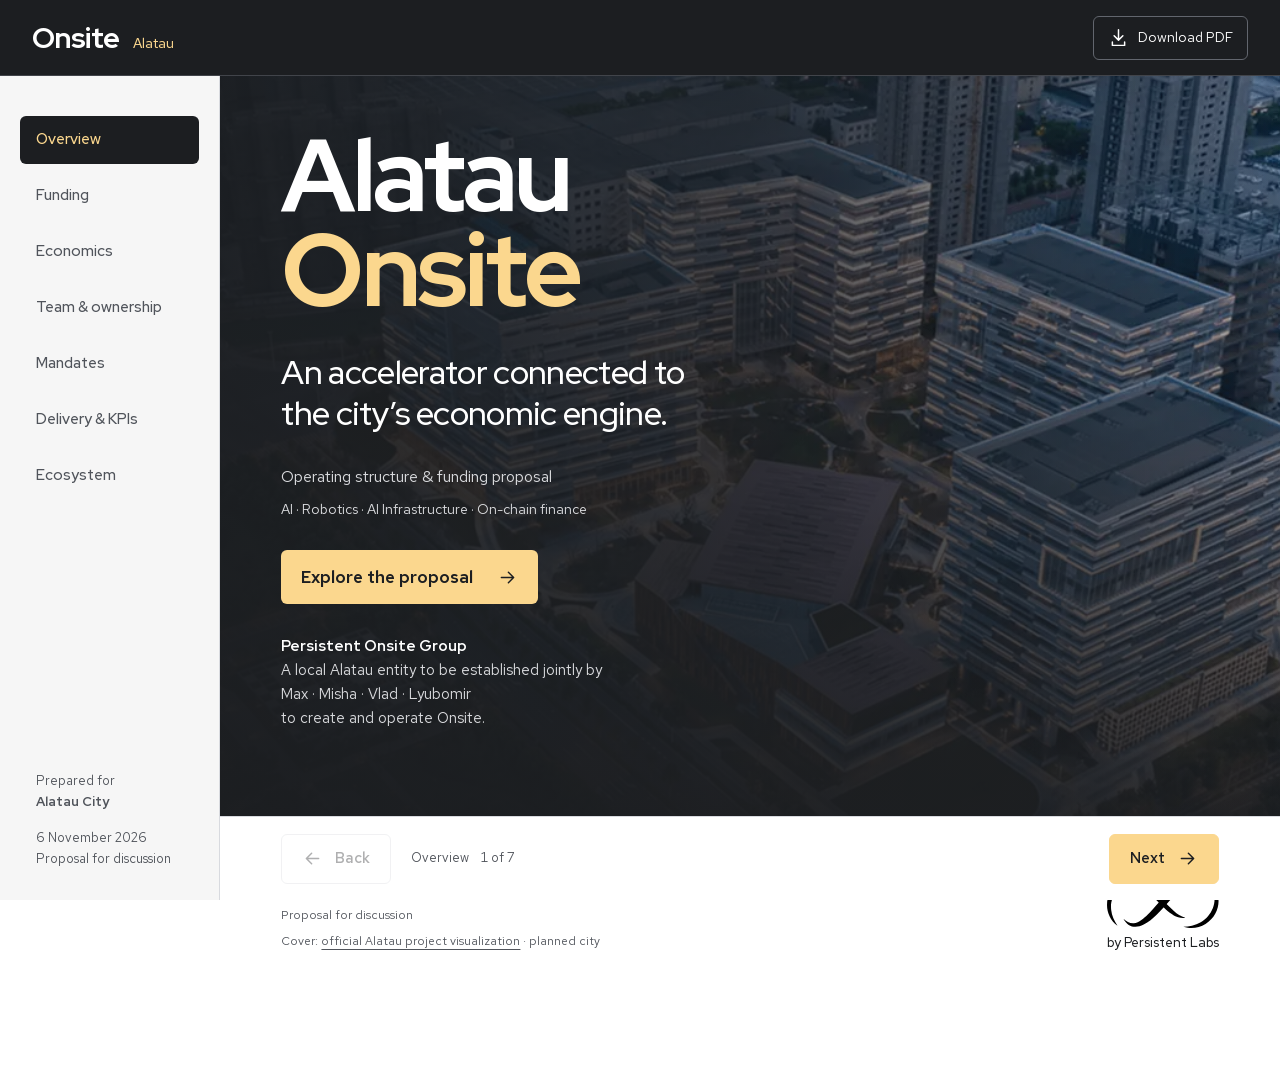
<file: onsite/index.html>
<!doctype html>
<html lang="en"><head><meta charset="utf-8"><meta name="viewport" content="width=device-width,initial-scale=1,viewport-fit=cover"><meta name="theme-color" content="#1C1E21"><meta name="robots" content="noindex,nofollow"><meta name="description" content="Alatau Onsite: the proposed accelerator operating structure, funding, governance and delivery plan."><title>Alatau Onsite — Operating Proposal</title><link rel="icon" type="image/svg+xml" href="assets/persistent-labs.svg"><link rel="preload" href="assets/red-hat-display-latin-variable.woff2" as="font" type="font/woff2" crossorigin><link rel="stylesheet" href="site.css?v=mobile-3"><script src="app.js?v=mobile-3" defer></script></head>
<body><a class="skip-link" href="#main">Skip to proposal</a>
<header class="topbar"><a class="brand" href="#overview" aria-label="Alatau Onsite overview">Onsite<span>Alatau</span></a><div class="topbar-right"><label class="mobile-select"><span class="sr-only">Go to section</span><select id="chapter-select"><option value="overview">Overview</option><option value="funding">Funding</option><option value="economics">Economics</option><option value="team">Team</option><option value="mandates">Mandates</option><option value="delivery">Delivery</option><option value="ecosystem">Ecosystem</option></select><svg class="icon" viewBox="0 0 24 24" fill="none" stroke="currentColor" stroke-width="1.7" stroke-linecap="round" stroke-linejoin="round" aria-hidden="true"><path d="m6 9 6 6 6-6"/></svg></label><a class="download-top" href="Alatau-Onsite-Operating-Brief.pdf" download aria-label="Download operating brief PDF"><svg class="icon" viewBox="0 0 24 24" fill="none" stroke="currentColor" stroke-width="1.7" stroke-linecap="round" stroke-linejoin="round" aria-hidden="true"><path d="M12 3v12m-5-5 5 5 5-5M5 17v4h14v-4"/></svg><span>Download PDF</span></a></div></header>
<aside class="sidebar"><nav class="chapter-nav" aria-label="Proposal chapters"><a href="#overview">Overview</a><a href="#funding">Funding</a><a href="#economics">Economics</a><a href="#team">Team & ownership</a><a href="#mandates">Mandates</a><a href="#delivery">Delivery & KPIs</a><a href="#ecosystem">Ecosystem</a></nav><div class="sidebar-note"><p>Prepared for<br><b>Alatau City</b></p><p>6 November 2026<br>Proposal for discussion</p></div></aside>
<main id="main" class="workspace" tabindex="-1"><noscript><p class="noscript-note">All chapters are shown below. <a href="Alatau-Onsite-Operating-Brief.pdf">Download the PDF</a>.</p></noscript>
<article class="chapter overview" id="overview" aria-labelledby="overview-title"><div class="hero"><img class="hero-image" src="assets/alatau-golden.webp" width="1830" height="600" alt="Official visualization of the planned Golden District in Alatau"><div class="hero-content"><h1 id="overview-title" tabindex="-1">Alatau<br><span>Onsite</span></h1><p class="hero-proposition">An accelerator connected to<br class="desktop-break"> the city’s economic engine.</p><p class="hero-scope">Operating structure & funding proposal</p><p class="tracks"><span>AI</span> · <span>Robotics</span> · <span>AI Infrastructure</span> · <span>On-chain finance</span></p><a class="primary-link" href="#funding">Explore the proposal<svg class="icon" viewBox="0 0 24 24" fill="none" stroke="currentColor" stroke-width="1.7" stroke-linecap="round" stroke-linejoin="round" aria-hidden="true"><path d="M5 12h14m-6-6 6 6-6 6"/></svg></a><p class="hero-entity"><b>Persistent Onsite Group</b><br>A local Alatau entity to be established jointly by<br>Max · Misha · Vlad · Lyubomir<br>to create and operate Onsite.</p></div></div></article>

<article class="chapter" id="funding" aria-labelledby="funding-title"><div class="content"><header class="chapter-heading"><h1 id="funding-title" tabindex="-1">Fund the operation.<br>Build the investment network.</h1><p>The City finances Onsite’s operations. An external consortium finances the startups.</p></header><div class="funding-layout"><section class="initial-ask"><h2>KZT 1.04bn</h2><p class="lead">Proposed upfront payment</p><p>Milestone 0–1 · Months 1–12</p><p class="muted">Three months of entity formation and team onboarding, three months of startup and selection, then the first six months of cohort 1 delivery.</p><div class="ceiling"><strong>KZT 3.37bn</strong><p><b>The maximum total City operating contribution across all 42 months.</b> Entirely finances Onsite operations.</p></div></section><section class="payment-schedule" aria-label="Proposed City payment schedule"><details class="phase" open><summary><span><b>Milestone 0–1</b><small>Months 1–12</small></span><strong>KZT 1.04bn</strong><svg class="icon" viewBox="0 0 24 24" fill="none" stroke="currentColor" stroke-width="1.7" stroke-linecap="round" stroke-linejoin="round" aria-hidden="true"><path d="M12 5v14M5 12h14"/></svg></summary><div class="detail-body"><p>Formation, programme setup and first-cohort selection, then the first six months of cohort 1 delivery; prepare cohort 2.</p><p class="small">Cumulative City funding: <b>KZT 1.04bn</b>.</p></div></details><details class="phase"><summary><span><b>Second release</b><small>Months 13–24</small></span><strong>KZT 990m</strong><svg class="icon" viewBox="0 0 24 24" fill="none" stroke="currentColor" stroke-width="1.7" stroke-linecap="round" stroke-linejoin="round" aria-hidden="true"><path d="M12 5v14M5 12h14"/></svg></summary><div class="detail-body"><p>Launch cohorts 2 and 3, with overlapping delivery and follow-on support.</p><p class="small">Cumulative City funding: <b>KZT 2.03bn</b>.</p></div></details><details class="phase"><summary><span><b>Third release</b><small>Months 25–36</small></span><strong>KZT 890m</strong><svg class="icon" viewBox="0 0 24 24" fill="none" stroke="currentColor" stroke-width="1.7" stroke-linecap="round" stroke-linejoin="round" aria-hidden="true"><path d="M12 5v14M5 12h14"/></svg></summary><div class="detail-body"><p>Launch cohort 4 and complete its programme, alongside support for earlier cohorts.</p><p class="small">Cumulative City funding: <b>KZT 2.92bn</b>.</p></div></details><details class="phase"><summary><span><b>Final release</b><small>Months 37–42</small></span><strong>KZT 450m</strong><svg class="icon" viewBox="0 0 24 24" fill="none" stroke="currentColor" stroke-width="1.7" stroke-linecap="round" stroke-linejoin="round" aria-hidden="true"><path d="M12 5v14M5 12h14"/></svg></summary><div class="detail-body"><p>Final six months of cohort 4 follow-on support and programme close-out.</p><p class="small">Cumulative City funding: <b>KZT 3.37bn</b>.</p></div></details></section></div><section class="external-capital"><h2>KZT 3.20bn<br><span>External startup capital</span></h2><div><p>VC partners and Kazakhstani sovereign wealth / government-related funds finance <b>40 startup checks of KZT 80m</b>.</p><p>The City and Founders jointly source this capital. <b>Alatau City is not asked to fund these checks itself.</b></p></div></section><details class="supporting"><summary>Full funding scope & assumptions<svg class="icon" viewBox="0 0 24 24" fill="none" stroke="currentColor" stroke-width="1.7" stroke-linecap="round" stroke-linejoin="round" aria-hidden="true"><path d="M12 5v14M5 12h14"/></svg></summary><div class="detail-body"><ul><li>City operating capital and consortium investment capital remain separate. Combined provisional cash envelope: <b>KZT 6.57bn</b>.</li><li>The KZT 3.37bn ceiling includes <b>KZT 250m for recruitment and awareness</b>.</li><li>Payment phasing is proposed for discussion, against agreed milestone budgets and cash-flow requirements.</li><li>The City provides fitted workspace, accommodation and startup formation / worker-localisation support <b>in kind</b>.</li><li>Fund / $AUBI and investment-vehicle budgets are separately scoped. Funding figures are provisional.</li></ul></div></details></div></article>

<article class="chapter" id="economics" aria-labelledby="economics-title"><div class="content"><header class="chapter-heading"><h1 id="economics-title" tabindex="-1">Share the equity.<br>Align the upside.</h1><p>8% of each admitted startup’s global-parent equity, allocated across three recipients.</p></header><div class="equity-bar" aria-label="Startup equity allocation:5%fundingconsortium,1%AlatauCityUBIFund,2%Onsite"><div class="consortium-share">5%</div><div class="fund-share">1%</div><div class="onsite-share">2%</div></div><div class="allocation-labels"><div><h2>5% · Funding consortium</h2><p>The VC and sovereign wealth / government-related funding participants.</p></div><div><h2>1% · Alatau City UBI Fund</h2><p>Resident exposure through $AUBI.</p></div><div><h2>2% · Onsite</h2><p>Equity management fee for the initial four-cohort cycle.</p></div></div><section class="carry-section"><div><h2>20% carry</h2><p>Onsite’s share of realised <b>whole-consortium portfolio net profits</b>.</p></div><ol class="waterfall"><li><b>Return all contributed capital.</b><p>The consortium’s capital is returned before carry.</p></li><li><b>Account for agreed costs once.</b><p>Costs are counted once in the portfolio calculation.</p></li><li><b>Split the realised net profit.</b><p><strong>80% investors / 20% Onsite.</strong> The Fund’s 1% and Onsite’s 2% equity holdings are excluded.</p></li></ol></section><details class="supporting"><summary>Fee terms & Fund workstream<svg class="icon" viewBox="0 0 24 24" fill="none" stroke="currentColor" stroke-width="1.7" stroke-linecap="round" stroke-linejoin="round" aria-hidden="true"><path d="M12 5v14M5 12h14"/></svg></summary><div class="detail-body"><p>The 2% equity fee is one-time across all startups in the initial four-cohort cycle. It renews at the next accelerator funding round under separately agreed terms; this does not assume additional equity from the original startups.</p><p><b>No cash management fee reduces the KZT 3.20bn startup capital.</b></p><p>Fund / $AUBI implementation, resident unit rights and allocation policy require a separate approved workstream.</p></div></details></div></article>

<article class="chapter" id="team" aria-labelledby="team-title"><div class="content"><header class="chapter-heading"><h1 id="team-title" tabindex="-1">A local entity.<br>A full operating team.</h1><p>Max · Misha · Vlad · Lyubomir jointly establish <b>Persistent Onsite Group in Alatau City</b> to create and operate Onsite.</p></header><div class="ownership-band"><strong class="ownership-shares"><span class="ownership-owner"><b>60%</b><span>Founders</span></span><span class="ownership-owner"><b>40%</b><span>Alatau City</span></span></strong><p>City operating capital subscribes for its 40% stake in the operating entity. All City funding finances Onsite operations.</p></div><section class="team-section"><h2>11 full-time people</h2><p class="muted">Kazakhstan-based. Every role budgeted for all 42 months.</p><table class="team-table"><caption class="sr-only">Operating team, headcount, per-person monthly gross compensation and responsibilities</caption><thead><tr><th scope="col">Role</th><th scope="col">People</th><th scope="col">Gross / person / month</th><th scope="col">Responsibility</th></tr></thead><tbody><tr><th scope="row">Managing director</th><td data-label="People">1</td><td data-label="Gross / person / month">KZT 3.53m</td><td data-label="Responsibility">Daily operations, staff, budget execution and reporting.</td></tr><tr><th scope="row">Programme &amp; cohort manager</th><td data-label="People">1</td><td data-label="Gross / person / month">KZT 2.18m</td><td data-label="Responsibility">Delivery, milestones, mentor coordination and follow-on support.</td></tr><tr><th scope="row">Programme associates</th><td data-label="People">2</td><td data-label="Gross / person / month">KZT 1.16m</td><td data-label="Responsibility">Programme administration and participant support.</td></tr><tr><th scope="row">Recruitment &amp; partnerships lead</th><td data-label="People">1</td><td data-label="Gross / person / month">KZT 2.16m</td><td data-label="Responsibility">Global sourcing, referrals and ecosystem relationships.</td></tr><tr><th scope="row">Operations / startup support coordinator</th><td data-label="People">1</td><td data-label="Gross / person / month">KZT 1.23m</td><td data-label="Responsibility">Vendors, workspace, formation and worker localisation.</td></tr><tr><th scope="row">Marketing &amp; community lead</th><td data-label="People">1</td><td data-label="Gross / person / month">KZT 2.55m</td><td data-label="Responsibility">Recruitment campaigns, brand, community and attribution.</td></tr><tr><th scope="row">Marketing specialists</th><td data-label="People">2</td><td data-label="Gross / person / month">KZT 1.30m</td><td data-label="Responsibility">Content, campaign execution and community delivery.</td></tr><tr><th scope="row">General Counsel</th><td data-label="People">1</td><td data-label="Gross / person / month">KZT 6.00m</td><td data-label="Responsibility">Operator governance, compliance, contracts and employment.</td></tr><tr><th scope="row">M&amp;A / Investment Counsel</th><td data-label="People">1</td><td data-label="Gross / person / month">KZT 4.83m</td><td data-label="Responsibility">Diligence, investment documents, equity allocations and exits.</td></tr></tbody></table></section><div class="compensation"><p><b><span class="amount">KZT 27.40m</span><span class="unit">/ month</span></b><span>Gross staff payroll, plus an 18% provisional employer-cost allowance.</span></p><p><b><span class="amount">KZT 7.93m</span><span class="unit">/ person / month</span></b><span>KZT 31.70m per month combined across all four Founders.</span></p></div><details class="supporting"><summary>Founder services & compensation notes<svg class="icon" viewBox="0 0 24 24" fill="none" stroke="currentColor" stroke-width="1.7" stroke-linecap="round" stroke-linejoin="round" aria-hidden="true"><path d="M12 5v14M5 12h14"/></svg></summary><div class="detail-body"><p>Founder services include entity formation, strategy, mentoring and MD oversight. The Managing Director runs daily operations.</p><p>Two Founder representatives visit quarterly, with additional visits as build-out needs require. Travel stays bundled within corporate services.</p><p>Compensation is provisional. The 18% employer provision is a budgeting allowance, <b>not a statutory flat rate</b>. Founder retainers are quoted per person; the four-Founder total is shown separately.</p></div></details></div></article>

<article class="chapter" id="mandates" aria-labelledby="mandates-title"><div class="content"><header class="chapter-heading"><h1 id="mandates-title" tabindex="-1">Autonomous operations.<br>City oversight.</h1><p>A clear division between operating execution and permissioning new funding.</p></header><div class="mandates-layout"><section class="group-mandate"><h2>Persistent Onsite Group</h2><p class="mandate-principle">Autonomous execution.<br>No prior City sign-off required.</p><ul class="mandate-list"><li>Accelerator operations</li><li>Team management</li><li>Cohort selection</li><li>Track development</li><li>Expert Council management</li></ul></section><section class="city-mandate"><h2>Alatau City</h2><h3>Direct approval of new funding at each milestone.</h3><p>Retains <b>full veto authority</b>, including individual startup admissions.</p><div class="voting"><strong>51%</strong><p>of board voting authority</p></div><p class="small">The City’s 40% economic ownership and 51% board voting authority are separate.</p></section></div><p class="section-note">Persistent Onsite Group executes the five operating mandates autonomously, subject to the City’s retained full veto authority.</p></div></article>

<article class="chapter" id="delivery" aria-labelledby="delivery-title"><div class="content"><header class="chapter-heading"><h1 id="delivery-title" tabindex="-1">Four cohorts.<br>Forty companies.</h1><p>A 42-month mandate. Four cohorts of 10 startups. Global recruitment from Alatau.</p></header><div class="delivery-top"><div><h2>Build commercially viable companies.</h2><p>Prototype / MVP-stage pre-seed and seed teams in <b>AI, Robotics, AI Infrastructure and on-chain finance</b>.</p><p>Each startup receives a <b>12-month programme plus six months of follow-on support</b>.</p></div><div class="startup-funding"><strong>KZT 80m</strong><p>per startup</p><p><b>KZT 40m at admission</b><br>+ KZT 40m after an agreed milestone review.</p></div></div><section class="calendar-section"><h2>From formation to follow-on.</h2><div class="formation"><p><b>Months 1–3</b><span>Entity formation and full-time team onboarding.</span></p><p><b>Months 4–6</b><span>Programme setup and first-cohort selection.</span></p></div><div class="calendar-legend"><span>12-month programme</span><span>6-month follow-on</span></div><div class="cohort"><div class="cohort-caption"><b>Cohort 1</b><span>Launch M7</span></div><div class="cohort-track" aria-hidden="true"><span class="programme-bar" style="grid-column:7 / span 12"></span><span class="support-bar" style="grid-column:19 / span 6"></span></div><p class="small">Programme M7–18 · Follow-on M19–24</p></div><div class="cohort"><div class="cohort-caption"><b>Cohort 2</b><span>Launch M13</span></div><div class="cohort-track" aria-hidden="true"><span class="programme-bar" style="grid-column:13 / span 12"></span><span class="support-bar" style="grid-column:25 / span 6"></span></div><p class="small">Programme M13–24 · Follow-on M25–30</p></div><div class="cohort"><div class="cohort-caption"><b>Cohort 3</b><span>Launch M19</span></div><div class="cohort-track" aria-hidden="true"><span class="programme-bar" style="grid-column:19 / span 12"></span><span class="support-bar" style="grid-column:31 / span 6"></span></div><p class="small">Programme M19–30 · Follow-on M31–36</p></div><div class="cohort"><div class="cohort-caption"><b>Cohort 4</b><span>Launch M25</span></div><div class="cohort-track" aria-hidden="true"><span class="programme-bar" style="grid-column:25 / span 12"></span><span class="support-bar" style="grid-column:37 / span 6"></span></div><p class="small">Programme M25–36 · Follow-on M37–42</p></div><p class="section-note">Cohorts start at months 7, 13, 19 and 25. The final cohort completes follow-on support in month 42.</p></section><section class="kpi-section"><h2>Core programme KPIs</h2><dl class="kpis"><div><dt>500</dt><dd><b>Completed applications</b><p>Combined across all four cohorts; at least 125 per cohort.</p></dd></div><div><dt>≥70%</dt><dd><b>International applications</b><p>From non-Kazakh founders; at least 350 at a total of 500.</p></dd></div><div><dt>40/40</dt><dd><b>Alatau participation</b><p>Local entities, hybrid teams and required on-site participation. Equity interests are in each startup’s global parent.</p></dd></div><div><dt>60%</dt><dd><b>Commercial validation</b><p>24 of 40 commercially launch with verified customer revenue or a paid pilot within 18 months of admission.</p></dd></div></dl><details class="supporting"><summary>KPI measurement & City pilots<svg class="icon" viewBox="0 0 24 24" fill="none" stroke="currentColor" stroke-width="1.7" stroke-linecap="round" stroke-linejoin="round" aria-hidden="true"><path d="M12 5v14M5 12h14"/></svg></summary><div class="detail-body"><p>Measure all admitted startups, including withdrawals. Record entry traction and subsequent progress.</p><p>City pilots / contracts depend on product fit with evolving City needs and carry <b>no fixed numerical quota</b>.</p></div></details></section></div></article>

<article class="chapter" id="ecosystem" aria-labelledby="ecosystem-title"><div class="content"><header class="chapter-heading"><h1 id="ecosystem-title" tabindex="-1">A network to build on.</h1><p>The initial day-one ecosystem and prospects. The Founders will actively grow its expertise, reach and funding relationships.</p></header><dl class="partners"><div class="partner-row"><dt>Aztec Network</dt><dd>Influencer · Expert · Funding prospect</dd></div><div class="partner-row"><dt>Zama</dt><dd>Expert · Funding prospect</dd></div><div class="partner-row"><dt>Nebula Agency</dt><dd>Influencer</dd></div><div class="partner-row"><dt>Vitalik Buterin<span class="pending">Pending</span></dt><dd>Influencer · Expert · Funding prospect</dd></div><div class="partner-row"><dt>Balaji Srinivasan</dt><dd>Influencer · Expert · Funding prospect</dd></div><div class="partner-row"><dt>Network School</dt><dd>Expert</dd></div><div class="partner-row"><dt>Samruk-Kazyna</dt><dd>Funding prospect</dd></div><div class="partner-row"><dt>MOST Ventures</dt><dd>Funding prospect</dd></div><div class="partner-row"><dt>Rubidex</dt><dd>Funding prospect</dd></div></dl><section class="council"><h2>Expert Council</h2><p>Advises on startup admissions. Mentoring is voluntary.</p><p class="muted">Ecosystem roles do not constitute formal Council appointments or committed funding.</p></section><div class="closing"><h2>Alatau Onsite</h2><p>An accelerator connected to the city’s economic engine.</p><a class="text-link" href="Alatau-Onsite-Operating-Brief.pdf" download>Download the operating brief<svg class="icon" viewBox="0 0 24 24" fill="none" stroke="currentColor" stroke-width="1.7" stroke-linecap="round" stroke-linejoin="round" aria-hidden="true"><path d="M12 3v12m-5-5 5 5 5-5M5 17v4h14v-4"/></svg></a></div></div></article>

<footer class="document-footer"><div><p>Prepared for Alatau City · 6 November 2026</p><p>Proposal for discussion</p><p class="image-credit">Cover: <a href="https://alatau.city/districts/" target="_blank" rel="noreferrer">official Alatau project visualization</a> · planned city</p></div><div class="maker"><img src="assets/persistent-labs.svg" width="47" height="21" alt="Persistent Labs logo"><span>by Persistent Labs</span></div></footer></main>
<nav class="pager" aria-label="Chapter navigation"><button id="back-button" type="button"><svg class="icon" viewBox="0 0 24 24" fill="none" stroke="currentColor" stroke-width="1.7" stroke-linecap="round" stroke-linejoin="round" aria-hidden="true"><path d="M19 12H5m6-6-6 6 6 6"/></svg><span>Back</span></button><p id="progress-label" aria-live="polite" aria-atomic="true">Overview · 1 / 7</p><button id="next-button" class="next" type="button"><span>Next</span><svg class="icon" viewBox="0 0 24 24" fill="none" stroke="currentColor" stroke-width="1.7" stroke-linecap="round" stroke-linejoin="round" aria-hidden="true"><path d="M5 12h14m-6-6 6 6-6 6"/></svg></button></nav>
</body></html>
</file>
<file: onsite/site.css>
@font-face{font-family:Display;src:url('assets/red-hat-display-latin-variable.woff2') format('woff2');font-weight:300 900;font-display:swap}
@font-face{font-family:Text;src:url('assets/red-hat-text-latin-variable.woff2') format('woff2');font-weight:300 900;font-display:swap}
:root{--ink:#1C1E21;--background:#FFFFFF;--paper:#F6F6F6;--gold:#FBD78E;--gold-ink:#76580D;--muted:#50545B;--line:#D8DADF;--rail:220px;--header:76px;--pager:84px}
*{box-sizing:border-box}html{scroll-behavior:smooth;scroll-padding-top:calc(var(--header) + 24px);scroll-padding-bottom:calc(var(--pager) + env(safe-area-inset-bottom) + 24px)}body{margin:0;color:var(--ink);background:var(--background);font:400 17px/1.55 Text,sans-serif;accent-color:var(--gold-ink)}
::selection{background:var(--gold);color:var(--ink)}:focus-visible{outline:3px solid var(--gold-ink);outline-offset:5px}h1:focus{outline:none}a{color:inherit;text-underline-offset:4px}button,select{font:inherit}button,a,select{-webkit-tap-highlight-color:transparent}button{cursor:pointer}button:disabled{cursor:default;opacity:.35}button,a,summary{touch-action:manipulation}button,select{border-radius:6px}summary,a,button,select{scroll-margin-bottom:calc(var(--pager) + env(safe-area-inset-bottom) + 24px)}h1,h2,h3,strong,b{font-family:Display,sans-serif}h1,h2,h3,p,dl,dd,ul,ol{margin:0}h1,h2,h3{text-wrap:balance}p{text-wrap:pretty}h1{font-size:clamp(42px,4.4vw,68px);line-height:1.06;letter-spacing:-.035em;font-weight:700}h2{font-size:clamp(25px,2.1vw,33px);line-height:1.18;letter-spacing:-.02em;font-weight:700}h3{font-size:24px;line-height:1.25;letter-spacing:-.02em}img{display:block;max-width:100%}p+p{margin-top:16px}ul{padding-left:22px}li+li{margin-top:10px}li::marker{color:var(--gold-ink)}.icon{width:21px;height:21px;flex-shrink:0}.muted,.small,.section-note{color:var(--muted)}.small,.section-note{font-size:14px;line-height:1.5}.sr-only{position:absolute!important;width:1px;height:1px;margin:-1px;padding:0;clip-path:inset(50%);white-space:nowrap;overflow:hidden}.skip-link{position:fixed;left:20px;top:-100px;z-index:40;padding:12px 18px;background:var(--gold);color:var(--ink)}.skip-link:focus{top:12px}
.topbar{height:var(--header);position:fixed;inset:0 0 auto;z-index:20;background:var(--ink);color:white;display:flex;align-items:center;justify-content:space-between;padding:0 32px;border-bottom:1px solid #41444A;gap:16px}.brand{display:flex;align-items:baseline;gap:14px;text-decoration:none;font:750 29px/1 Display,sans-serif;letter-spacing:-.03em;min-height:44px;align-content:center;flex-wrap:wrap}.brand span{font:450 14px/1 Text,sans-serif;letter-spacing:normal;color:var(--gold)}.topbar-right{display:flex;align-items:center;gap:20px}.download-top{display:flex;align-items:center;gap:9px;min-height:44px;text-decoration:none;font-size:14px;padding:0 14px;border:1px solid #62666E;border-radius:6px;transition:background .18s}.download-top:hover{background:#34373D}.mobile-select{display:none}.sidebar{position:fixed;left:0;top:var(--header);bottom:0;width:var(--rail);background:var(--paper);border-right:1px solid var(--line);padding:40px 20px 30px;display:flex;flex-direction:column;z-index:10}.chapter-nav{display:flex;flex-direction:column;gap:8px}.chapter-nav a{display:flex;align-items:center;min-height:48px;padding:12px 16px;text-decoration:none;font:550 15px/1.3 Display,sans-serif;border-radius:6px;color:var(--muted);transition:background .16s,color .16s}.chapter-nav a:hover{color:var(--ink);background:#E9E9E9}.chapter-nav a[aria-current=page]{background:var(--ink);color:var(--gold)}.sidebar-note{margin-top:auto;font-size:13px;line-height:1.6;color:var(--muted);padding:30px 16px 0}.sidebar-note p+p{margin-top:16px}.workspace{margin-left:var(--rail);padding-top:var(--header);padding-bottom:var(--pager);min-width:0}.chapter{min-height:calc(100svh - var(--header) - var(--pager));scroll-margin-top:var(--header)}[hidden]{display:none!important}.content{max-width:1260px;padding:clamp(32px,4.5vw,72px) clamp(28px,4.8vw,76px) 28px;margin:auto}.chapter-heading{margin-bottom:48px;max-width:930px}.chapter-heading>p{max-width:760px;font-size:clamp(17px,1.5vw,21px);line-height:1.5;margin-top:24px;color:var(--muted)}.chapter-heading>p b{color:var(--ink)}.section-note{margin-top:24px}.lead{font-size:23px;font-weight:550}.noscript-note{padding:24px;background:var(--gold)}
.hero{position:relative;isolation:isolate;min-height:calc(100svh - var(--header) - var(--pager));background:var(--ink);color:white}.hero-image{position:absolute;inset:0;width:100%;height:100%;object-fit:cover;object-position:60% 50%;z-index:-2}.hero::after{content:"";position:absolute;inset:0;z-index:-1;background:linear-gradient(90deg,rgba(28,30,33,.94) 0%,rgba(28,30,33,.76) 50%,rgba(28,30,33,.2) 100%),linear-gradient(0deg,rgba(28,30,33,.92),rgba(28,30,33,.05) 80%)}.hero-content{padding:clamp(36px,4vw,64px) clamp(28px,4.8vw,76px) 56px;max-width:890px}.hero h1{font-size:clamp(68px,8vw,116px);line-height:.93;letter-spacing:-.035em;font-weight:750}.hero h1 span{color:var(--gold)}.hero-proposition{font:500 clamp(24px,2.6vw,37px)/1.25 Display,sans-serif;margin-top:34px;letter-spacing:-.02em}.hero-scope{color:#D9DADD;margin-top:30px;font-size:16px}.tracks{font-size:14px;color:#D9DADD;margin-top:8px;line-height:1.6}.hero-entity{font-size:15px;line-height:1.6;color:#D9DADD;margin-top:30px}.hero-entity b{color:white}.tracks>span{white-space:nowrap}.primary-link{display:inline-flex;align-items:center;justify-content:space-between;gap:24px;background:var(--gold);color:var(--ink);text-decoration:none;padding:14px 20px;border-radius:6px;margin-top:30px;min-height:50px;font-weight:600;transition:transform .18s,background .18s}.primary-link:hover{background:#FFE5B5;transform:translateY(-2px)}
.funding-layout{display:grid;grid-template-columns:.9fr 1.1fr;gap:clamp(30px,4vw,64px)}.initial-ask h2{font-size:clamp(48px,5.3vw,76px);letter-spacing:-.035em;line-height:1;color:var(--gold-ink);margin-bottom:15px}.initial-ask .lead{margin:0}.initial-ask>p:not(.lead){font-size:16px;margin-top:12px}.ceiling{margin-top:30px;padding-top:24px;border-top:1px solid var(--ink)}.ceiling strong{font-size:27px;line-height:1.2}.ceiling p{font-size:16px;margin-top:10px}.phase{border-top:1px solid var(--line)}.phase:last-child{border-bottom:1px solid var(--line)}summary{list-style:none;cursor:pointer;display:flex;align-items:center;gap:16px;min-height:64px;padding:18px 0;font-weight:550}summary::-webkit-details-marker{display:none}summary .icon{margin-left:auto;width:18px;height:18px;transition:transform .2s}details[open]>summary .icon{transform:rotate(45deg)}.phase summary>span{flex:1}.phase summary b{font-size:16px;font-weight:650}.phase summary small{display:block;color:var(--muted);font-size:13px;font-weight:400;margin-top:3px}.phase summary strong{white-space:nowrap;font-size:22px;font-weight:650;letter-spacing:-.02em}.detail-body{padding:0 0 24px}.detail-body p,.detail-body li{font-size:16px;line-height:1.55}.detail-body .small{font-size:14px}.external-capital{display:grid;grid-template-columns:.9fr 1.1fr;gap:clamp(30px,4vw,64px);padding-top:36px;margin-top:48px;border-top:1px solid var(--ink)}.external-capital h2{font-size:36px;line-height:1.2}.external-capital h2 span{font-size:21px;font-weight:550}.external-capital p{font-size:17px}.supporting{border-top:1px solid var(--line);border-bottom:1px solid var(--line);margin-top:36px}.supporting summary{font-size:16px;min-height:64px}.supporting .detail-body{max-width:850px}
.equity-bar{display:flex;height:104px;font:650 clamp(28px,3vw,42px)/1 Display,sans-serif}.equity-bar>div{display:flex;align-items:center;justify-content:center}.consortium-share{flex:5;background:var(--ink);color:white}.fund-share{flex:1;background:var(--paper);color:var(--gold-ink);border-block:1px solid var(--line)}.onsite-share{flex:2;background:var(--gold);color:var(--ink)}.allocation-labels{display:grid;grid-template-columns:repeat(3,minmax(0,1fr));gap:28px;margin-top:26px}.allocation-labels h2{font-size:21px;line-height:1.3}.allocation-labels p{font-size:15px;margin-top:10px;color:var(--muted)}.carry-section{display:grid;grid-template-columns:1fr 1.4fr;gap:56px;border-top:1px solid var(--ink);margin-top:52px;padding-top:36px}.carry-section h2{font-size:42px;line-height:1.1;letter-spacing:-.03em}.carry-section>div p{margin-top:16px}.waterfall{list-style:decimal;padding-left:24px}.waterfall li{padding-left:10px}.waterfall li+li{margin-top:24px}.waterfall p{font-size:16px;color:var(--muted);margin-top:5px}.waterfall p strong{color:var(--ink)}
.ownership-band{display:grid;grid-template-columns:1fr 1fr;gap:32px;background:var(--paper);padding:28px 32px;margin-bottom:40px}.ownership-band>strong{font-size:30px;line-height:1.3;letter-spacing:-.025em}.ownership-band .ownership-shares{display:grid;grid-template-columns:1fr 1fr;gap:24px;align-items:start}.ownership-owner{display:flex;flex-direction:column;gap:6px}.ownership-owner b{font-size:36px;line-height:1;letter-spacing:-.025em}.ownership-owner>span{font:550 16px/1.3 Display,sans-serif;letter-spacing:normal;color:var(--ink)}.ownership-band p{font-size:16px}.team-section>p{margin-top:10px}.team-table{width:100%;border-collapse:collapse;table-layout:fixed;margin-top:26px;font-size:15px;line-height:1.45}.team-table thead th{font-weight:450;color:var(--muted);font-size:13px;text-align:left;padding:0 14px 14px 0}.team-table th:first-child{width:29%}.team-table th:nth-child(2){width:8%}.team-table th:nth-child(3){width:22%}.team-table th:nth-child(4){width:41%}.team-table td,.team-table tbody th{vertical-align:top;text-align:left;border-top:1px solid var(--line);padding:16px 14px 16px 0}.team-table tbody th{font:650 15px/1.45 Display,sans-serif}.team-table td:nth-child(3){font-variant-numeric:tabular-nums;white-space:nowrap}.compensation{display:grid;grid-template-columns:1fr 1fr;gap:36px;padding-top:24px;border-top:1px solid var(--ink)}.compensation p+p{margin:0}.compensation b{display:block;font-size:24px;line-height:1.25;letter-spacing:-.02em}.compensation b .amount{white-space:nowrap}.compensation b .unit{display:inline;font:500 15px/1.4 Text,sans-serif;letter-spacing:normal;color:var(--muted);margin-left:6px}.compensation>p>span{display:block;font-size:15px;line-height:1.5;margin-top:10px;color:var(--muted)}
.mandates-layout{display:grid;grid-template-columns:1.1fr 1fr;gap:48px}.mandates-layout h2{font-size:25px}.group-mandate .mandate-principle{font-size:21px;line-height:1.4;color:var(--gold-ink);margin-top:20px}.mandate-list{padding:0;list-style:none;margin-top:26px}.mandate-list li{padding:14px 0;border-top:1px solid var(--line);margin:0;font:550 19px/1.4 Display,sans-serif}.mandate-list li:last-child{border-bottom:1px solid var(--line)}.city-mandate{background:var(--ink);color:white;padding:32px}.city-mandate h3{color:var(--gold);font-size:27px;line-height:1.3;margin-top:24px}.city-mandate>p{margin-top:22px;color:#D9DADD}.voting{margin-top:30px;padding-top:24px;border-top:1px solid #5D6168}.voting strong{font-size:58px;line-height:1;color:var(--gold);letter-spacing:-.03em}.voting p{font-size:17px;margin-top:9px;color:#D9DADD}.city-mandate .small{color:#D9DADD;font-size:14px;line-height:1.5}
.delivery-top{display:grid;grid-template-columns:1.2fr .8fr;gap:52px}.delivery-top h2{margin-bottom:18px}.startup-funding{background:var(--paper);padding:26px 30px}.startup-funding strong{font-size:45px;line-height:1.15;letter-spacing:-.03em;font-family:Display,sans-serif}.startup-funding>p:first-of-type{margin-top:4px;color:var(--muted)}.startup-funding p{font-size:16px}.calendar-section{margin-top:52px;border-top:1px solid var(--ink);padding-top:34px}.formation{display:grid;grid-template-columns:1fr 1fr;gap:30px;margin-top:24px;padding-bottom:28px;border-bottom:1px solid var(--line)}.formation p+p{margin:0}.formation b,.formation span{display:block}.formation span{font-size:16px;margin-top:5px;color:var(--muted)}.calendar-legend{display:flex;gap:24px;font-size:13px;margin:24px 0}.calendar-legend span{display:flex;align-items:center;gap:8px}.calendar-legend span::before{content:"";width:14px;height:14px;background:var(--ink)}.calendar-legend span:nth-child(2)::before{background:var(--gold)}.cohort{margin-top:18px}.cohort-caption{display:flex;justify-content:space-between;font-size:15px;margin-bottom:8px}.cohort-caption span{font-size:14px;color:var(--muted)}.cohort-track{display:grid;grid-template-columns:repeat(42,minmax(0,1fr));height:20px;background:var(--paper)}.programme-bar{background:var(--ink)}.support-bar{background:var(--gold)}.cohort .small{font-size:12px;margin-top:5px}.kpi-section{margin-top:48px;border-top:1px solid var(--ink);padding-top:34px}.kpis{margin-top:26px}.kpis>div{display:grid;grid-template-columns:140px 1fr;gap:30px;border-top:1px solid var(--line);padding:24px 0}.kpis dt{font:650 43px/1 Display,sans-serif;letter-spacing:-.03em}.kpis dd>b{font-size:20px}.kpis dd p{font-size:16px;line-height:1.5;color:var(--muted);margin-top:6px}
.partners{border-top:1px solid var(--ink)}.partner-row{display:grid;grid-template-columns:1fr 1.3fr;gap:30px;align-items:baseline;border-bottom:1px solid var(--line);padding:21px 0}.partner-row dt{font:650 21px/1.35 Display,sans-serif}.partner-row dd{font-size:16px;color:var(--gold-ink);line-height:1.5}.pending{display:inline-block;font:450 12px/1.4 Text,sans-serif;border:1px solid var(--line);padding:3px 7px;border-radius:4px;margin-left:12px;vertical-align:middle;color:var(--muted)}.council{margin-top:36px;max-width:770px}.council p{margin-top:14px}.closing{border-top:1px solid var(--ink);padding-top:30px;margin-top:44px}.closing p{margin-top:12px}.text-link{display:inline-flex;align-items:center;gap:12px;min-height:48px;margin-top:20px;font-weight:600}.text-link:hover{text-decoration-thickness:2px}
.document-footer{display:flex;align-items:flex-end;justify-content:space-between;gap:32px;padding:68px clamp(28px,4.8vw,76px) 36px;max-width:1260px;margin:auto}.document-footer p{font-size:12px;line-height:1.55;color:var(--muted)}.document-footer p+p{margin-top:3px}.document-footer .image-credit{font-size:12px;margin-top:8px}.maker{position:relative;width:max-content;display:block;font:500 13px/1.2 Display,sans-serif;white-space:nowrap;flex-shrink:0}.maker img{position:absolute;bottom:calc(100% + 7px);left:0;width:100%;height:auto;aspect-ratio:47/21}.pager{display:none;position:fixed;left:var(--rail);right:0;bottom:0;height:calc(var(--pager) + env(safe-area-inset-bottom));padding:15px clamp(28px,4.8vw,76px) calc(15px + env(safe-area-inset-bottom));background:white;border-top:1px solid var(--line);align-items:center;gap:20px;z-index:15}.enhanced .pager{display:flex}.pager button{display:flex;align-items:center;justify-content:center;gap:12px;min-height:50px;min-width:108px;padding:12px 20px;border:1px solid var(--line);background:white;color:var(--ink);font-size:15px;font-weight:550;transition:background .18s,transform .18s}.pager button:hover:not(:disabled){background:var(--paper);transform:translateY(-1px)}.pager button.next{background:var(--gold);border-color:var(--gold);margin-left:auto}.pager button.next:hover:not(:disabled){background:#FFE5B5}.pager p{font-size:13px;color:var(--muted)}.progress-count{margin-left:8px;font-variant-numeric:tabular-nums}.enhanced .chapter.active{animation:chapter-enter .28s cubic-bezier(.2,.8,.2,1) both}@keyframes chapter-enter{from{opacity:.65;transform:translateY(8px);filter:blur(0)}to{opacity:1;transform:translateY(0);filter:blur(0)}}
@media(min-width:1600px){:root{--rail:260px}.sidebar{padding-inline:28px}.hero-content{padding-top:72px;padding-bottom:72px}.hero{min-height:760px}.hero h1{font-size:126px}}
@media(max-width:1100px){:root{--rail:192px}.sidebar{padding-inline:12px}.content{padding-inline:36px}.hero-content{padding-inline:36px}.funding-layout,.external-capital{gap:30px}.phase summary{gap:10px}.phase summary strong{font-size:19px}.allocation-labels{gap:20px}.allocation-labels h2{font-size:19px}.mandates-layout{gap:28px}.city-mandate{padding:26px}.team-table{font-size:14px}.team-table tbody th{font-size:14px}.team-table th:nth-child(1){width:28%}.team-table th:nth-child(3){width:23%}.delivery-top{gap:28px}.ownership-band{grid-template-columns:1fr;gap:16px}.ownership-band p{max-width:650px}}
@media(max-width:900px){:root{--rail:0px;--header:72px;--pager:80px;--gutter:32px}.sidebar{display:none}.topbar{padding-inline:24px}.mobile-select{display:block;position:relative}.mobile-select>.icon{position:absolute;right:10px;top:50%;transform:translateY(-50%);width:16px;height:16px;pointer-events:none;color:#D9DADD}.mobile-select select{appearance:none;-webkit-appearance:none;padding-right:34px}.mobile-select select{background:var(--ink);color:white;border:1px solid #62666E;padding:10px 8px;max-width:180px;min-height:44px;font-size:16px}.topbar-right{gap:12px}.brand{font-size:26px}.brand span{display:none}.workspace{padding-bottom:calc(var(--pager) + env(safe-area-inset-bottom))}.content{padding:38px var(--gutter) 16px}.chapter-heading{margin-bottom:34px}h1{font-size:clamp(38px,6.5vw,60px)}.hero-content{padding:48px var(--gutter) 52px;max-width:760px}.hero h1{font-size:clamp(76px,12vw,108px)}.hero-proposition{font-size:30px}.document-footer{padding:68px var(--gutter) 32px}.pager{padding-left:var(--gutter);padding-right:var(--gutter)}.city-mandate h3{font-size:25px}.funding-layout{grid-template-columns:1fr 1.05fr}.team-table th:first-child{width:28%}.team-table th:nth-child(3){width:23%}}
@media(max-width:600px){:root{--gutter:24px}body{font-size:16px;line-height:1.55}.topbar{padding-inline:var(--gutter);gap:12px}.topbar-right{gap:8px;flex:1;min-width:0;max-width:260px}.brand{font-size:25px;flex-shrink:0;line-height:44px;display:block}.download-top{padding:10px;min-width:44px;justify-content:center}.download-top span{display:none}.mobile-select{position:relative;flex:1;min-width:0}.mobile-select select{max-width:none;width:100%;appearance:none;-webkit-appearance:none;height:44px;line-height:20px;padding:11px 34px 11px 12px;font-size:16px}.mobile-select>.icon{position:absolute;right:10px;top:50%;transform:translateY(-50%);width:16px;height:16px;pointer-events:none;color:#D9DADD}.content{padding:30px var(--gutter) 12px}.chapter-heading h1{font-size:clamp(30px,8.5vw,40px);line-height:1.12}.chapter-heading>p{font-size:17px;margin-top:19px}.chapter-heading{margin-bottom:30px}.hero-content{padding:32px var(--gutter) 40px}.hero h1{font-size:clamp(72px,18vw,98px)}.hero-proposition{font-size:26px;margin-top:26px}.desktop-break{display:none}.hero-scope{font-size:14px;margin-top:24px}.tracks{font-size:13px}.hero-entity{font-size:14px;margin-top:26px}.primary-link{font-size:15px;margin-top:24px;min-height:48px;padding:12px 18px}.hero-image{object-position:58% 50%}.hero::after{background:linear-gradient(90deg,rgba(28,30,33,.9),rgba(28,30,33,.62)),linear-gradient(0deg,rgba(28,30,33,.88),rgba(28,30,33,.1))}.funding-layout,.external-capital,.carry-section,.mandates-layout,.delivery-top{grid-template-columns:1fr;gap:30px}.initial-ask h2{font-size:clamp(38px,12.5vw,55px);white-space:nowrap;font-variant-numeric:tabular-nums}.initial-ask .lead{font-size:22px}.initial-ask>p:not(.lead){font-size:15px}.ceiling{margin-top:24px}.payment-schedule{margin-top:2px}.phase summary{padding:18px 0;gap:10px}.phase summary strong{font-size:21px}.external-capital{margin-top:34px;padding-top:28px;gap:20px}.external-capital h2{font-size:36px}.external-capital p{font-size:16px}.supporting{margin-top:28px}.supporting summary{font-size:15px;padding-block:17px;gap:14px}.detail-body p,.detail-body li{font-size:15px}.equity-bar{height:76px;font-size:24px;font-variant-numeric:tabular-nums}.equity-bar .fund-share{font-size:20px}.allocation-labels{grid-template-columns:1fr;gap:0;margin-top:20px}.allocation-labels>div{padding:18px 0;border-bottom:1px solid var(--line)}.allocation-labels h2{font-size:21px}.allocation-labels p{margin-top:7px}.carry-section{margin-top:30px;padding-top:28px;gap:26px}.carry-section h2{font-size:39px}.waterfall li+li{margin-top:22px}.ownership-band{padding:24px;margin-bottom:30px}.ownership-band>strong{font-size:27px}.ownership-band .ownership-owner b{font-size:34px}.ownership-band p{font-size:15px}.team-section h2{font-size:29px}.team-section>p{font-size:15px}.team-table,.team-table tbody{display:block;width:100%}.team-table thead{position:absolute;width:1px;height:1px;overflow:hidden;clip-path:inset(50%)}.team-table tr{display:grid;grid-template-columns:.55fr 1.45fr;column-gap:20px;row-gap:14px;border-top:1px solid var(--line);padding:22px 0}.team-table tbody th,.team-table td{display:block;width:auto!important;border:0;padding:0;min-width:0}.team-table tbody th{grid-column:1/-1;font-size:18px;line-height:1.35}.team-table td::before{content:attr(data-label);display:block;font:400 12px/1.3 Text,sans-serif;color:var(--muted);margin-bottom:4px}.team-table td{font-size:15px;line-height:1.45}.team-table td:last-child{grid-column:1/-1;color:var(--muted)}.team-table td:last-child::before{display:none}.compensation{grid-template-columns:1fr;gap:24px;padding-top:24px}.compensation b{font-size:27px}.compensation b .amount{white-space:nowrap;display:block;font:inherit}.compensation b .unit{display:block;font:500 15px/1.4 Text,sans-serif;color:var(--muted);margin-top:4px;margin-left:0}.compensation>p>span{font-size:15px}.mandates-layout{gap:30px}.mandates-layout h2{font-size:25px}.mandate-list li{font-size:18px}.city-mandate{padding:24px}.city-mandate h3{font-size:26px}.voting strong{font-size:58px}.startup-funding{padding:24px}.delivery-top h2{font-size:28px}.delivery-top p{font-size:16px}.startup-funding strong{font-size:43px}.calendar-section{margin-top:34px;padding-top:28px}.calendar-section h2{font-size:28px}.formation{grid-template-columns:1fr;gap:20px;padding-bottom:22px}.calendar-legend{gap:15px;font-size:12px}.calendar-legend span{gap:6px}.calendar-legend span::before{width:11px;height:11px}.cohort-caption{font-size:15px}.cohort-track{height:18px}.cohort .small{font-size:12px}.kpi-section{margin-top:36px;padding-top:28px}.kpis>div{grid-template-columns:95px 1fr;gap:18px;padding:23px 0}.kpis dt{font-size:30px;white-space:nowrap;font-variant-numeric:tabular-nums}.kpis dd>b{font-size:18px;line-height:1.35;display:block}.kpis dd p{font-size:15px}.partner-row{grid-template-columns:1fr;gap:8px;padding:22px 0}.partner-row dt{font-size:22px}.partner-row dd{font-size:15px;line-height:1.55}.pending{font-size:12px}.council{margin-top:28px}.council h2{font-size:27px}.closing{margin-top:32px}.closing h2{font-size:33px}.document-footer{padding:56px var(--gutter) 28px;gap:20px;align-items:flex-start;flex-direction:column}.document-footer p{font-size:12px}.document-footer .image-credit{font-size:11px}.maker{font-size:12px;margin-top:56px}.pager{height:calc(var(--pager) + env(safe-area-inset-bottom));padding:16px var(--gutter) calc(16px + env(safe-area-inset-bottom));gap:12px;grid-template-columns:88px minmax(0,1fr) 88px}.enhanced .pager{display:grid}.pager button{width:88px;min-width:88px;min-height:48px;font-size:14px;line-height:20px;padding:10px 12px;gap:8px}.pager p{font-size:12px;line-height:1.25;text-align:center;max-width:100%;margin:0;min-width:0}.progress-name,.progress-count{display:block}.progress-name{font:550 12px/1.25 Display,sans-serif;color:var(--ink)}.progress-count{font-size:11px;margin-top:4px;margin-left:0;color:var(--muted)}.pager .icon{width:18px;height:18px}.pager button.next{margin:0}}
@media(max-width:360px){:root{--gutter:20px}}
@media(prefers-reduced-motion:reduce){html{scroll-behavior:auto}*,*::before,*::after{animation:none!important;transition:none!important}}
@media print{html{scroll-behavior:auto}body{-webkit-print-color-adjust:exact;print-color-adjust:exact;font-size:11pt}.topbar,.sidebar,.pager,.skip-link,.noscript-note{display:none!important}.workspace{margin:0;padding:0}.chapter,[hidden]{display:block!important;min-height:0}.chapter{break-before:page}.chapter:first-of-type{break-before:auto}.content{padding:12mm;max-width:none}.chapter-heading h1{font-size:30pt}.hero{min-height:270mm}.hero-content{padding:20mm}.hero h1{font-size:70pt}.chapter-heading{margin-bottom:24px}.document-footer{padding:20mm 12mm 10mm}.team-table{font-size:9pt}.supporting .detail-body{display:block!important}.supporting summary{break-after:avoid}.detail-body{display:block!important}.funding-layout{grid-template-columns:1fr 1fr}.partners,.team-table,.cohort{break-inside:avoid}.chapter.active{animation:none!important}}
</file>
